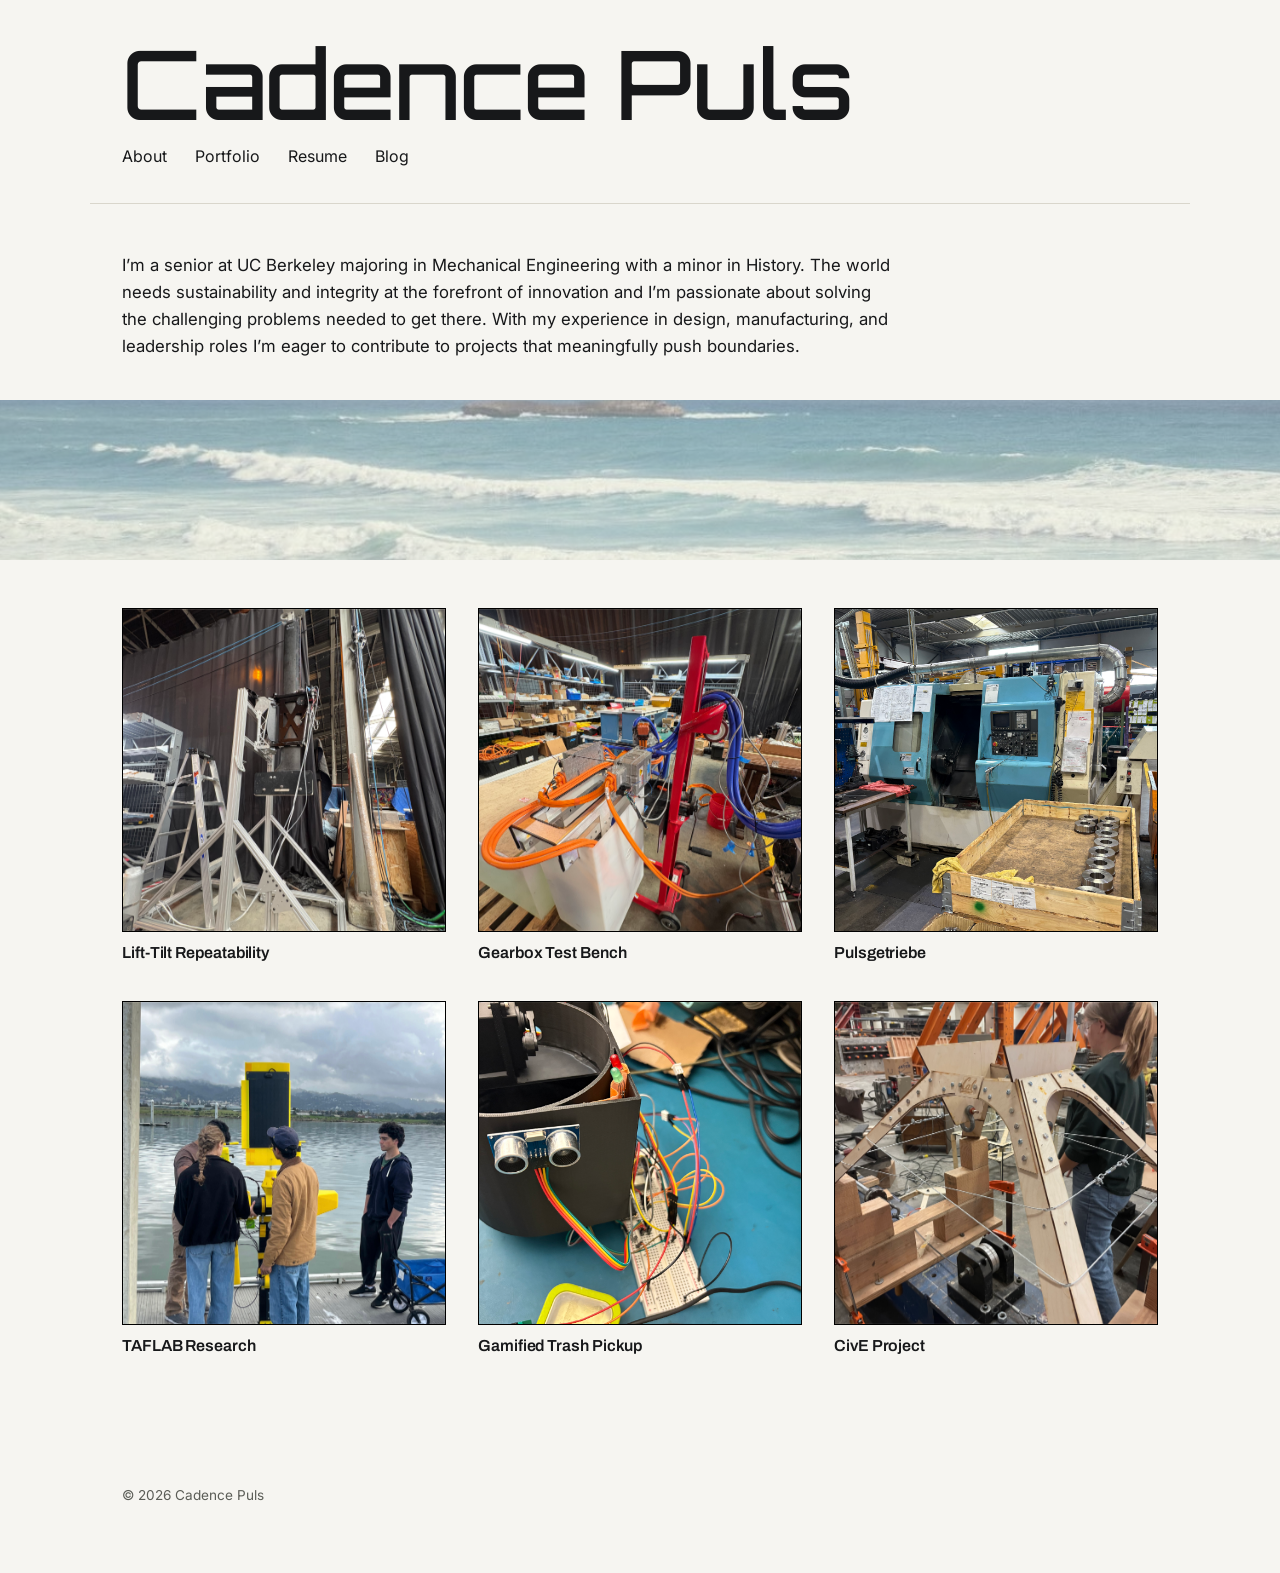
<file: index.html>
<!DOCTYPE html>
<html lang="en">
<head>
<meta charset="UTF-8">
<meta name="viewport" content="width=device-width, initial-scale=1.0">
<title>CADENCE PULS</title>
<link rel="preconnect" href="https://fonts.googleapis.com">
<link rel="preconnect" href="https://fonts.gstatic.com" crossorigin>
<link href="https://fonts.googleapis.com/css2?family=Orbitron:wght@500;700;900&family=Archivo:wght@600;700&family=Inter:wght@400;500&display=swap" rel="stylesheet">
<link rel="stylesheet" href="style.css">
</head>
<body>

  <header class="site-header">
    </nav>
    <h1 class="name">Cadence Puls</h1>
    <nav class="site-nav">
      <a href="#about">About</a>
      <a href="#portfolio">Portfolio</a>
      <a href="#resume.html">Resume</a>
      <a href="#blog.html">Blog</a>
  </header>

<section class="intro" id="about">
  <p>I’m a senior at UC Berkeley majoring in Mechanical Engineering with a minor in History. The world needs sustainability and integrity at the forefront of innovation and I’m passionate about solving the challenging problems needed to get there. With my experience in design, manufacturing, and leadership roles I’m eager to contribute to projects that meaningfully push boundaries.</p>
</section>

<div class="spacer">
  <img src="spacer.jpg" alt="" class="spacer-img">
</div>

  
  <main>
    <section id="projects" class="project-grid">

      <a class="project-card" href="lift-tilt.html">
        <div class="project-photo"><img src="lift-tilt.jpg" alt="Lift-Tilt Repeatability"></div>
        <h2 class="project-title">Lift-Tilt Repeatability</h2>
      </a>

      <a class="project-card" href="gearbox.html">
        <div class="project-photo"><img src="gearbox.jpg" alt="Gearbox Test Bench"></div>
        <h2 class="project-title">Gearbox Test Bench</h2>
      </a>

      <a class="project-card" href="pulsgetriebe.html">
        <div class="project-photo"><img src="pulsgetriebe.jpg" alt="Pulsgetriebe"></div>
        <h2 class="project-title">Pulsgetriebe</h2>
      </a>

      <a class="project-card" href="URAP.html">
        <div class="project-photo"><img src="URAP.jpg" alt="TAFLAB"></div>
        <h2 class="project-title">TAFLAB Research</h2>
      </a>

      <a class="project-card" href="trash-pickup.html">
        <div class="project-photo"><img src="trash-pickup.jpg" alt="Gamified Trash Pickup"></div>
        <h2 class="project-title">Gamified Trash Pickup</h2>
      </a>

      <a class="project-card" href="cive.html">
        <div class="project-photo"><img src="CIVENG.jpg" alt="CIVE Project"></div>
        <h2 class="project-title">CivE Project</h2>
      </a>

    </section>
  </main>

  <footer class="site-footer">
    <p>&copy; 2026 Cadence Puls</p>
  </footer>

</body>
</html>
</file>
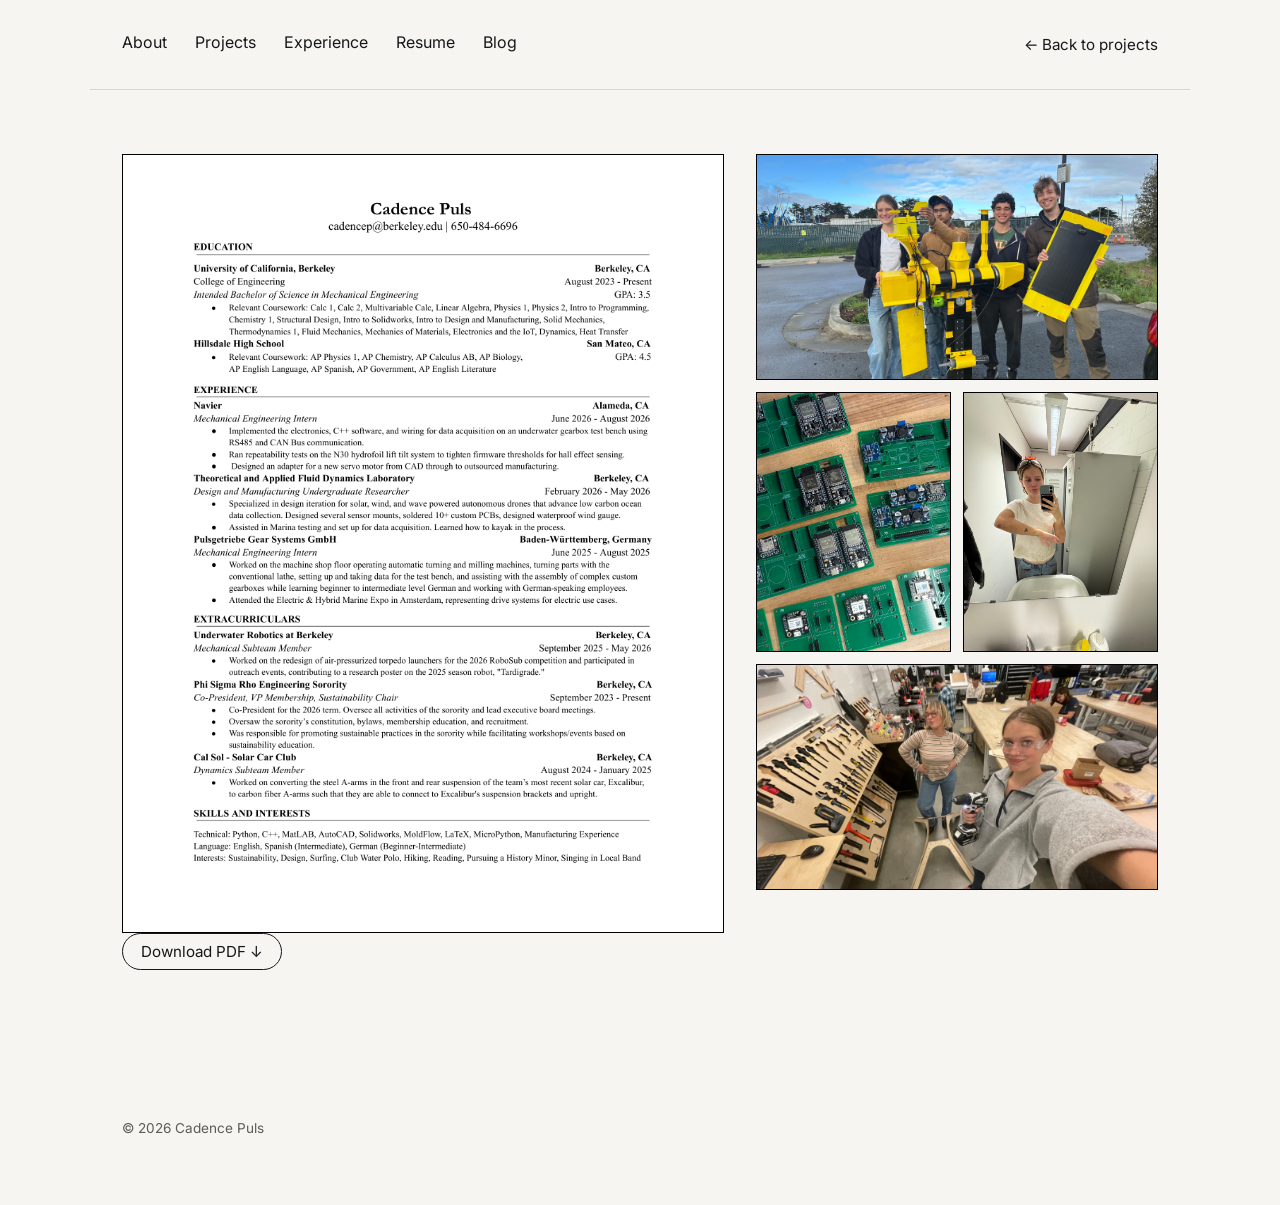
<file: resume.html>
<!DOCTYPE html>
<html lang="en">
<head>
<meta charset="UTF-8">
<meta name="viewport" content="width=device-width, initial-scale=1.0">
<title>Resume — Cadence Puls</title>
<link rel="preconnect" href="https://fonts.googleapis.com">
<link rel="preconnect" href="https://fonts.gstatic.com" crossorigin>
<link href="https://fonts.googleapis.com/css2?family=Orbitron:wght@500;700;900&family=Archivo:wght@600;700;800&family=Inter:wght@400;500&display=swap" rel="stylesheet">
<link rel="stylesheet" href="style.css">
</head>
<body>

  <header class="site-header project-header">
    <nav class="site-nav">
      <a href="index.html#about">About</a>
      <a href="index.html#projects">Projects</a>
      <a href="index.html#experience">Experience</a>
      <a href="resume.html">Resume</a>
      <a href="index.html#blog">Blog</a>
    </nav>
    <a href="index.html" class="back-link">&larr; Back to projects</a>
  </header>

  <main class="resume-page">

    <div class="resume-layout">
      <div class="resume-doc">
        <img src="resume2026.png" alt="Cadence Puls resume">
        <a href="Cadence%20Puls%20Resume%20Fall%202026.pdf" download class="resume-download">Download PDF &darr;</a>
      </div>

      <div class="resume-photos">
        <img src="resume-photo-1.jpg" alt="" class="wide">
        <img src="resume-photo-2.jpg" alt="">
        <img src="resume-photo-3.jpg" alt="">
        <img src="resume-photo-4.jpg" alt="" class="wide">
      </div>
    </div>
  </main>

  <footer class="site-footer">
    <p>&copy; 2026 Cadence Puls</p>
  </footer>

</body>
</html>
</file>
<file: style.css>
:root {
  --paper: #F6F5F1;
  --ink: #17181A;
  --line: #000000;
  --muted: #5B5D57;
}

* {
  box-sizing: border-box;
}

img {
  max-width: 100%;
  height: auto;
}

body {
  margin: 0;
  background: var(--paper);
  color: var(--ink);
  font-family: 'Inter', sans-serif;
  -webkit-font-smoothing: antialiased;
}

/* ---------- Header ---------- */

.site-header {
  max-width: 1100px;
  margin: 0 auto;
  padding: 40px 32px 32px;
  display: flex;
  flex-direction: column;
  gap: 20px;
  border-bottom: 1px solid #D9D6CC;
}

.name {
  font-family: 'Orbitron', sans-serif;
  font-weight: 500;
  font-size: clamp(3rem, 8vw, 6rem);
  line-height: 0.9;
  letter-spacing: -0.005em;
  margin: 0;
}

.site-nav {
  display: flex;
  gap: 28px;
  font-size: 1rem;
}

.site-nav a {
  color: var(--ink);
  text-decoration: none;
  padding-bottom: 4px;
  border-bottom: 1px solid transparent;
  transition: border-color 0.15s ease;
}

.site-nav a:hover,
.site-nav a:focus-visible {
  border-bottom-color: var(--ink);
}

.nav-blog {
  border: 1px solid var(--ink);
  border-radius: 999px;
  padding: 6px 16px;
}

.nav-blog:hover,
.nav-blog:focus-visible {
  background: var(--ink);
  color: var(--paper);
  border-bottom-color: var(--ink);
}

/* ---------- Spacer ---------- */

/* Text sits in the same margins as the header and project grid */
.intro {
  max-width: 1100px;
  margin: 0 auto;
  padding: 48px 32px 40px;
}

.intro-title {
  font-family: 'Archivo', sans-serif;
  font-weight: 700;
  font-size: 1.1rem;
  text-transform: uppercase;
  letter-spacing: 0.06em;
  margin: 0 0 16px;
}

.intro p {
  max-width: 70ch;
  font-size: 1.05rem;
  line-height: 1.6;
  margin: 0;
}

/* Image runs edge to edge, no movement */
.spacer {
  width: 100%;
  height: 160px;
}

.spacer-img {
  width: 100%;
  height: 100%;
  object-fit: cover;
  display: block;
  opacity: 0.6;
  transition: opacity 0.4s ease;
}

.spacer-img:hover {
  opacity: 1;
}



/* ---------- Project grid ---------- */

.project-grid {
  max-width: 1100px;
  margin: 0 auto;
  padding: 48px 32px 96px;
  display: grid;
  grid-template-columns: repeat(3, 1fr);
  gap: 40px 32px;
}

.project-card {
  display: flex;
  flex-direction: column;
  gap: 12px;
  color: inherit;
  text-decoration: none;
}

.project-card:hover .project-photo {
  opacity: 0.85;
}

.project-photo {
  aspect-ratio: 1 / 1;
  border: 1.5px solid var(--line);
  overflow: hidden;
  background: #EAE8E1;
}

.project-photo img {
  width: 100%;
  height: 100%;
  object-fit: cover;
  display: block;
  image-rendering: -webkit-optimize-contrast;
  backface-visibility: hidden;
  transform: translateZ(0);
}

.project-title {
  font-family: 'Archivo', sans-serif;
  font-weight: 600;
  font-size: 1rem;
  margin: 0;
  letter-spacing: -0.005em;
}

/* ---------- Project detail page ---------- */

.project-header {
  flex-direction: row;
  align-items: center;
  justify-content: space-between;
  padding: 32px;
}

.back-link {
  color: var(--ink);
  text-decoration: none;
  font-size: 0.95rem;
  border-bottom: 1px solid transparent;
}

.back-link:hover {
  border-bottom-color: var(--ink);
}

.project-detail {
  max-width: 900px;
  margin: 0 auto;
  padding: 48px 32px 96px;
}

.project-detail-title {
  font-family: 'Archivo', sans-serif;
  font-weight: 800;
  font-size: clamp(2rem, 5vw, 3rem);
  letter-spacing: -0.01em;
  margin: 0 0 8px;
}

.project-detail-meta {
  color: var(--muted);
  font-size: 0.95rem;
  margin: 0 0 32px;
}

.project-detail-photo {
  float: right;
  width: 35%;                 /* smaller = lower number */
  margin: 0 0 24px 32px;      /* space between photo and text */
  border: 1.5px solid var(--line);
}

.project-detail-photo img {
  width: 100%;
  display: block;
}

/* Lets each section sit beside the photo instead of running under it */
.project-section {
  display: flow-root;
}

/* On phones, drop back to a full-width photo above the text */
@media (max-width: 640px) {
  .project-detail-photo {
    float: none;
    width: 100%;
    margin: 0 0 24px;
  }
}

.project-detail-body {
  font-size: 1.05rem;
  line-height: 1.6;
}

.project-detail-body p {
  margin: 0 0 20px;
}

/* ---------- Resume Page ---------- */

.resume-page {
  max-width: 1100px;
  margin: 0 auto;
  padding: 64px 32px 96px;
}

.resume-title {
  font-family: 'Archivo', sans-serif;
  font-weight: 800;
  font-size: clamp(2.5rem, 6vw, 4rem);
  text-align: center;
  margin: 0 0 24px;
}

.resume-intro {
  max-width: 65ch;
  margin: 0 auto 56px;
  text-align: center;
  line-height: 1.6;
}

/* Resume on the left, photos on the right */
.resume-layout {
  display: grid;
  grid-template-columns: minmax(0, 3fr) minmax(0, 2fr);  /* minmax(0, ...) lets columns shrink */
  gap: 32px;
  align-items: start;
}

.resume-doc,
.resume-photos {
  min-width: 0;
}

.resume-doc img {
  width: 100%;
  max-width: 800px;      /* caps how big the resume can get */
  display: block;
  border: 1.5px solid var(--line);
}

.resume-download {
  display: inline-block;
  margin-bottom: 16px;
  padding: 8px 18px;
  border: 1px solid var(--ink);
  border-radius: 999px;
  color: var(--ink);
  text-decoration: none;
  font-size: 0.95rem;
}

.resume-download:hover {
  background: var(--ink);
  color: var(--paper);
}

.resume-photos {
  display: grid;
  grid-template-columns: minmax(0, 1fr) minmax(0, 1fr);
  gap: 12px;
}

.resume-photos img {
  width: 100%;
  aspect-ratio: 3 / 4;   /* uniform tile shape, no matter the original photo size */
  object-fit: cover;
  display: block;
  border: 1.5px solid var(--line);
}

.resume-photos .wide {
  grid-column: 1 / -1;
  aspect-ratio: 16 / 9;
}

/* Phones: stack everything */
@media (max-width: 800px) {
  .resume-layout {
    grid-template-columns: 1fr;
  }
}

/* ---------- Footer ---------- */

.site-footer {
  max-width: 1100px;
  margin: 0 auto;
  padding: 24px 32px 56px;
  color: var(--muted);
  font-size: 0.85rem;
}

/* ---------- Responsive ---------- */

@media (max-width: 720px) {
  .project-grid {
    grid-template-columns: repeat(2, 1fr);
  }
}

@media (max-width: 460px) {
  .project-grid {
    grid-template-columns: 1fr;
  }

  .site-header {
    flex-direction: column;
    align-items: flex-start;
  }
}
</file>
